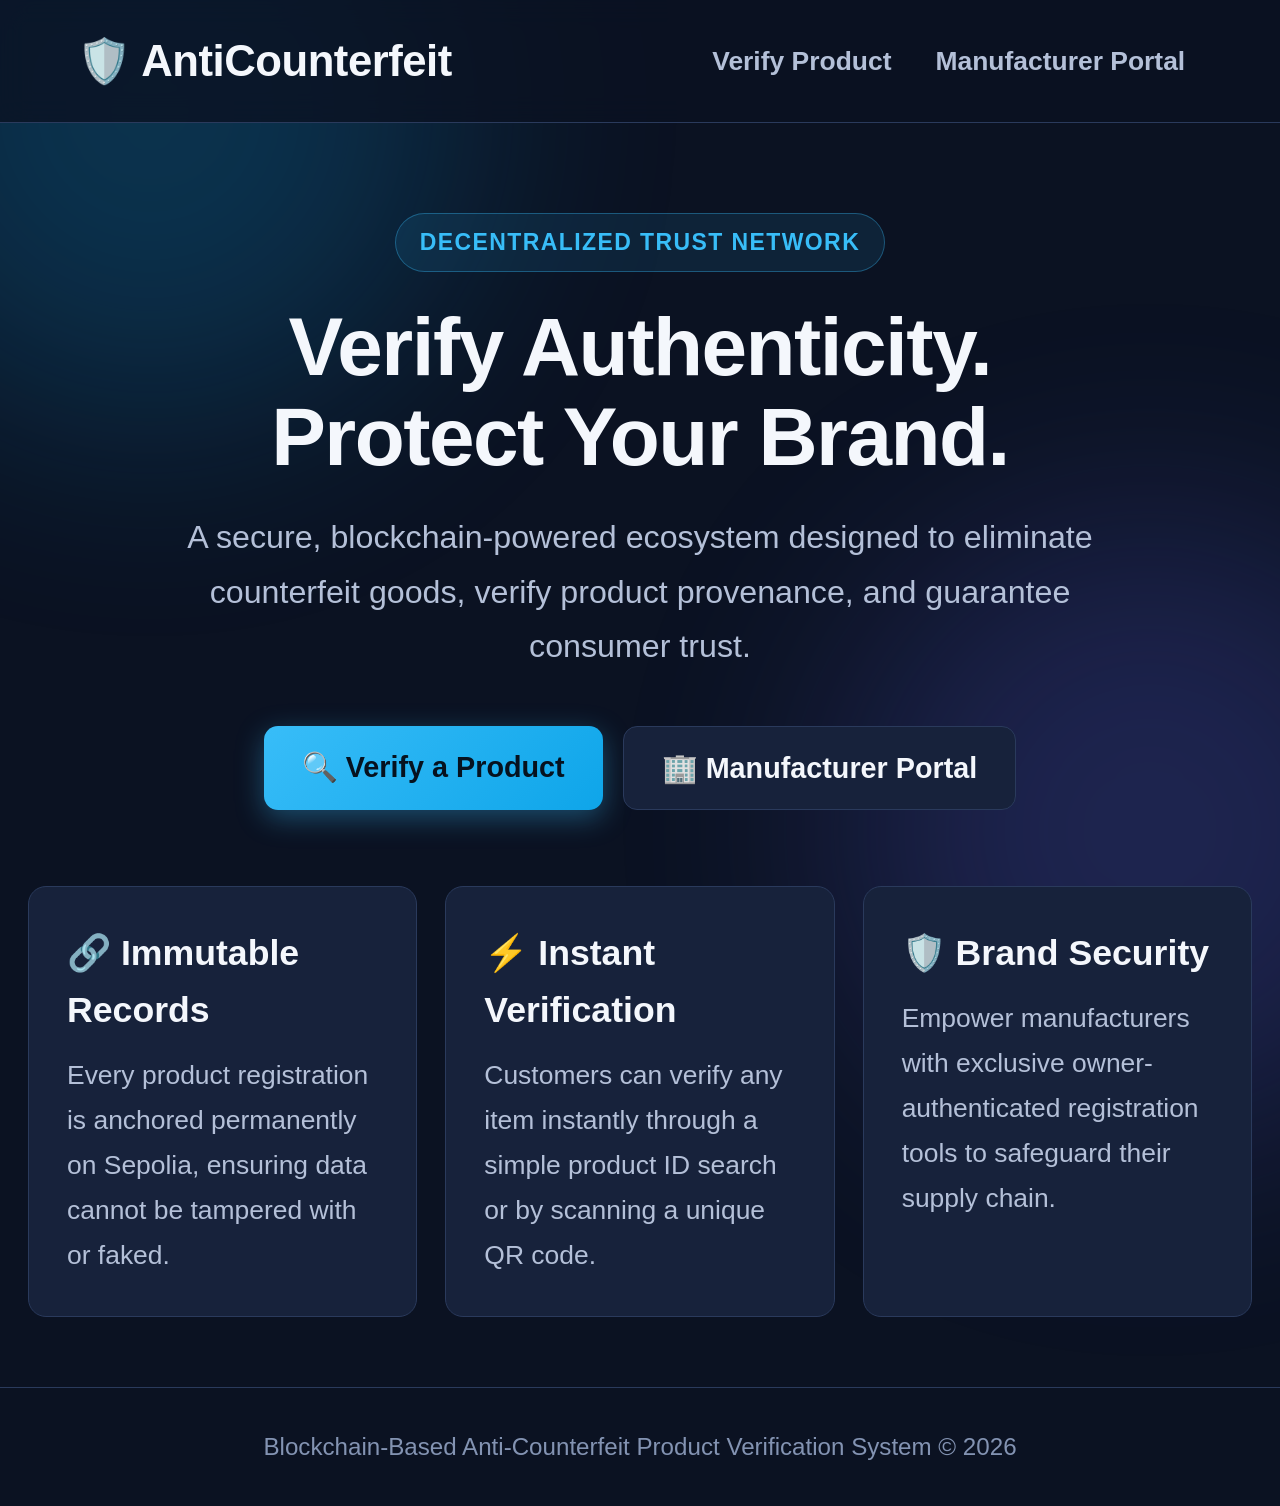
<file: frontend/index.html>
<!DOCTYPE html>
<html lang="en">
<head>
    <meta charset="UTF-8">
    <meta name="viewport" content="width=device-width, initial-scale=1.0">
    <title>AntiCounterfeit | Blockchain Product Verification</title>
    <link rel="stylesheet" href="style.css">
</head>
<body>

    <header class="navbar">
        <h2>🛡️ AntiCounterfeit</h2>
        <nav class="nav-links">
            <a href="verify.html">Verify Product</a>
            <a href="manufacturer.html">Manufacturer Portal</a>
        </nav>
    </header>

    <main class="hero">
        <span class="tagline">Decentralized Trust Network</span>
        <h1>Verify Authenticity. Protect Your Brand.</h1>
        <p class="description">
            A secure, blockchain-powered ecosystem designed to eliminate counterfeit goods, verify product provenance, and guarantee consumer trust.
        </p>

        <div class="actions">
            <a class="btn primary" href="verify.html">🔍 Verify a Product</a>
            <a class="btn secondary" href="manufacturer.html">🏢 Manufacturer Portal</a>
        </div>

        <div class="info-grid">
            <div class="info-card">
                <h3>🔗 Immutable Records</h3>
                <p>Every product registration is anchored permanently on Sepolia, ensuring data cannot be tampered with or faked.</p>
            </div>
            <div class="info-card">
                <h3>⚡ Instant Verification</h3>
                <p>Customers can verify any item instantly through a simple product ID search or by scanning a unique QR code.</p>
            </div>
            <div class="info-card">
                <h3>🛡️ Brand Security</h3>
                <p>Empower manufacturers with exclusive owner-authenticated registration tools to safeguard their supply chain.</p>
            </div>
        </div>
    </main>

    <footer>
        Blockchain-Based Anti-Counterfeit Product Verification System &copy; 2026
    </footer>

</body>
</html>
</file>
<file: frontend/style.css>
/* ==========================================================
   AntiCounterfeit — shared stylesheet (index / manufacturer / verify)
   Large type, dark professional theme, purposeful animation.
   ========================================================== */

:root {
    --bg: #0b1222;
    --bg-soft: #111a30;
    --surface: #17223b;
    --surface-2: #1d2a47;
    --border: #2a3a5c;
    --text: #f4f7fc;
    --text-soft: #b4c0d8;
    --text-mute: #8393b2;
    --accent: #38bdf8;
    --accent-strong: #0ea5e9;
    --good: #34d399;
    --bad: #f87171;
    --radius: 18px;
    --ease: cubic-bezier(.22, 1, .36, 1);
}

* { margin: 0; padding: 0; box-sizing: border-box; }

html { font-size: 23px; scroll-behavior: smooth; }

[hidden] { display: none !important; }

body {
    font-family: "Inter", -apple-system, BlinkMacSystemFont, "Segoe UI", Roboto, Helvetica, Arial, sans-serif;
    background: var(--bg);
    color: var(--text);
    min-height: 100vh;
    display: flex;
    flex-direction: column;
    line-height: 1.6;
    -webkit-font-smoothing: antialiased;
    position: relative;
    overflow-x: hidden;
}

/* Slow drifting glow behind the page */
body::before,
body::after {
    content: "";
    position: fixed;
    z-index: -1;
    width: 620px;
    height: 620px;
    border-radius: 50%;
    filter: blur(120px);
    opacity: .22;
    pointer-events: none;
}
body::before {
    background: #0ea5e9;
    top: -200px;
    left: -160px;
    animation: drift 18s ease-in-out infinite alternate;
}
body::after {
    background: #6366f1;
    bottom: -240px;
    right: -180px;
    animation: drift 22s ease-in-out infinite alternate-reverse;
}
@keyframes drift {
    from { transform: translate(0, 0) scale(1); }
    to   { transform: translate(90px, 60px) scale(1.15); }
}

/* ---------- Navbar ---------- */
.navbar {
    display: flex;
    justify-content: space-between;
    align-items: center;
    padding: 26px 6%;
    background: rgba(11, 18, 34, .8);
    backdrop-filter: blur(14px);
    -webkit-backdrop-filter: blur(14px);
    border-bottom: 1px solid var(--border);
    position: sticky;
    top: 0;
    z-index: 100;
    animation: slideDown .7s var(--ease) both;
}
@keyframes slideDown {
    from { opacity: 0; transform: translateY(-100%); }
    to   { opacity: 1; transform: none; }
}

.navbar h2 {
    font-size: 1.9rem;
    font-weight: 800;
    letter-spacing: -.5px;
    display: flex;
    align-items: center;
    gap: 12px;
}

.nav-links { display: flex; gap: 8px; }

.nav-links a {
    position: relative;
    color: var(--text-soft);
    text-decoration: none;
    font-size: 1.15rem;
    font-weight: 600;
    padding: 10px 18px;
    border-radius: 10px;
    transition: color .25s, background .25s;
}
.nav-links a::after {
    content: "";
    position: absolute;
    left: 18px; right: 18px; bottom: 4px;
    height: 2px;
    background: var(--accent);
    transform: scaleX(0);
    transform-origin: left;
    transition: transform .35s var(--ease);
}
.nav-links a:hover { color: var(--accent); background: rgba(56, 189, 248, .08); }
.nav-links a:hover::after { transform: scaleX(1); }

/* ---------- Hero ---------- */
.hero {
    flex: 1;
    width: 100%;
    max-width: 1440px;
    margin: 0 auto;
    padding: 90px 28px 70px;
    text-align: center;
    display: flex;
    flex-direction: column;
    align-items: center;
}

/* Form pages (manufacturer / verify) use a narrower column */
.hero:has(.form-card) { max-width: 960px; padding-top: 70px; }

.tagline {
    display: inline-block;
    background: rgba(56, 189, 248, .1);
    color: var(--accent);
    padding: 10px 24px;
    border: 1px solid rgba(56, 189, 248, .35);
    border-radius: 999px;
    font-size: 1rem;
    font-weight: 700;
    letter-spacing: 1.4px;
    text-transform: uppercase;
    margin-bottom: 30px;
    animation: fadeUp .8s var(--ease) .1s both, pulseRing 3.2s ease-out 1.2s infinite;
}
@keyframes pulseRing {
    0%   { box-shadow: 0 0 0 0 rgba(56, 189, 248, .4); }
    70%  { box-shadow: 0 0 0 16px rgba(56, 189, 248, 0); }
    100% { box-shadow: 0 0 0 0 rgba(56, 189, 248, 0); }
}

.hero h1 {
    font-size: clamp(2.8rem, 6.4vw, 5rem);
    font-weight: 900;
    line-height: 1.1;
    letter-spacing: -1.5px;
    max-width: 960px;
    margin-bottom: 28px;
    animation: fadeUp .9s var(--ease) .25s both;
}
.hero:has(.form-card) h1 { font-size: clamp(2.4rem, 5vw, 3.6rem); }

.description {
    font-size: 1.4rem;
    color: var(--text-soft);
    max-width: 920px;
    line-height: 1.7;
    margin-bottom: 52px;
    animation: fadeUp .9s var(--ease) .4s both;
}

@keyframes fadeUp {
    from { opacity: 0; transform: translateY(28px); }
    to   { opacity: 1; transform: none; }
}

/* ---------- Buttons ---------- */
.actions {
    display: flex;
    justify-content: center;
    gap: 20px;
    flex-wrap: wrap;
    margin-bottom: 76px;
    animation: fadeUp .9s var(--ease) .55s both;
}

.btn {
    position: relative;
    overflow: hidden;
    display: inline-block;
    padding: 18px 38px;
    border-radius: 14px;
    border: none;
    font-family: inherit;
    font-size: 1.25rem;
    font-weight: 700;
    text-decoration: none;
    cursor: pointer;
    transition: transform .25s var(--ease), box-shadow .25s, background-color .25s, opacity .2s;
}
.btn:hover { transform: translateY(-3px); }
.btn:active { transform: translateY(0) scale(.98); }
.btn:disabled { opacity: .6; cursor: not-allowed; transform: none; box-shadow: none; }

.btn.primary {
    background: linear-gradient(135deg, #38bdf8, #0ea5e9);
    color: #06121f;
    box-shadow: 0 8px 28px rgba(56, 189, 248, .35);
}
.btn.primary:hover { box-shadow: 0 12px 34px rgba(56, 189, 248, .5); }

/* light sweep across primary buttons on hover */
.btn.primary::before {
    content: "";
    position: absolute;
    top: 0; left: -120%;
    width: 60%; height: 100%;
    background: linear-gradient(100deg, transparent, rgba(255, 255, 255, .45), transparent);
    transform: skewX(-20deg);
}
.btn.primary:hover::before { left: 140%; transition: left .8s var(--ease); }

.btn.secondary {
    background: var(--surface);
    color: var(--text);
    border: 1px solid var(--border);
}
.btn.secondary:hover { background: var(--surface-2); border-color: var(--accent); }

.full-width { width: 100%; margin-top: 12px; }

/* ---------- Info cards ---------- */
.info-grid {
    display: grid;
    grid-template-columns: repeat(3, 1fr);
    gap: 28px;
    width: 100%;
    text-align: left;
}

.info-card {
    background: var(--surface);
    border: 1px solid var(--border);
    border-radius: var(--radius);
    padding: 38px;
    transition: transform .35s var(--ease), border-color .3s, box-shadow .35s;
    animation: fadeUp .9s var(--ease) both;
}
.info-grid .info-card:nth-child(1) { animation-delay: .7s; }
.info-grid .info-card:nth-child(2) { animation-delay: .85s; }
.info-grid .info-card:nth-child(3) { animation-delay: 1s; }

.info-grid .info-card:hover {
    transform: translateY(-8px);
    border-color: var(--accent);
    box-shadow: 0 18px 40px rgba(0, 0, 0, .4), 0 0 0 1px rgba(56, 189, 248, .25);
}

.info-card h3 { font-size: 1.55rem; margin-bottom: 14px; }
.info-card p { font-size: 1.15rem; color: var(--text-soft); line-height: 1.7; }

/* ---------- Form card ---------- */
.form-card {
    width: 100%;
    max-width: 840px;
    margin: 0 auto;
    padding: 52px;
    text-align: left;
    box-shadow: 0 24px 60px rgba(0, 0, 0, .4);
    animation: fadeUp .9s var(--ease) .55s both;
}

.form-card form { display: flex; flex-direction: column; gap: 6px; margin-top: 10px; }

.form-card label {
    display: block;
    font-size: 1.05rem;
    font-weight: 700;
    color: #d3dcee;
    margin: 10px 0 8px;
}

.form-card input {
    width: 100%;
    padding: 17px 20px;
    background: var(--bg);
    border: 1px solid var(--border);
    border-radius: 12px;
    color: var(--text);
    font-family: inherit;
    font-size: 1.15rem;
    outline: none;
    margin-bottom: 14px;
    transition: border-color .25s, box-shadow .25s, transform .25s var(--ease);
}
.form-card input::placeholder { color: var(--text-mute); }
.form-card input:focus {
    border-color: var(--accent);
    box-shadow: 0 0 0 5px rgba(56, 189, 248, .18);
    transform: translateY(-1px);
}
.form-card input[type="date"] { color-scheme: dark; }

/* Wallet button (manufacturer) */
#connectWallet {
    width: 100%;
    padding: 18px;
    background: transparent;
    color: var(--accent);
    border: 2px solid var(--accent);
    border-radius: 14px;
    font-size: 1.2rem;
}
#connectWallet:hover { background: rgba(56, 189, 248, .1); box-shadow: 0 0 24px rgba(56, 189, 248, .25); }

#walletStatus {
    text-align: center;
    font-weight: 600;
    color: var(--text-soft);
    margin: 14px 0 26px;
    padding-bottom: 22px;
    border-bottom: 1px solid var(--border);
}

/* ---------- Status text & spinner ---------- */
.status {
    color: var(--text-soft);
    font-size: 1.1rem;
    line-height: 1.7;
    margin-top: 20px;
    text-align: center;
    overflow-wrap: anywhere;
}
.status a { color: var(--accent); text-underline-offset: 3px; }

.spinner {
    display: inline-block;
    width: 18px; height: 18px;
    margin-right: 10px;
    border: 3px solid rgba(255, 255, 255, .35);
    border-top-color: #fff;
    border-radius: 50%;
    vertical-align: -3px;
    animation: spin .8s linear infinite;
}
@keyframes spin { to { transform: rotate(360deg); } }

/* ---------- QR box ---------- */
#qrBox {
    margin-top: 34px;
    padding: 32px;
    background: var(--bg);
    border: 1px dashed var(--border);
    border-radius: 16px;
    text-align: center;
    animation: popIn .6s var(--ease) both;
}
#qrcode {
    display: inline-block;
    padding: 16px;
    background: #fff;
    border-radius: 14px;
    box-shadow: 0 10px 30px rgba(0, 0, 0, .4);
}
#qrcode img, #qrcode canvas { display: block; margin: 0 auto; }
#qrBox canvas, #qrBox img { max-width: 100%; }

.qr-buttons { display: flex; gap: 14px; justify-content: center; flex-wrap: wrap; margin-top: 24px; }
.qr-buttons button { flex: 1; min-width: 150px; padding: 15px 22px; font-size: 1.1rem; }

#downloadQr { background: var(--accent); color: #06121f; border: none; }
#downloadQr:hover { background: var(--accent-strong); }
#copyLink { background: var(--surface-2); color: var(--text); border: 1px solid var(--border); }
#copyLink:hover { background: #26375c; }

/* ---------- Verification result ---------- */
#productResult {
    margin-top: 30px;
    padding: 28px;
    border-radius: 16px;
    background: var(--bg);
    border: 1px solid var(--border);
    animation: popIn .6s var(--ease) both;
}
#productResult.genuine {
    border-color: var(--good);
    background: rgba(52, 211, 153, .07);
    box-shadow: 0 0 40px rgba(52, 211, 153, .15);
}
#productResult.fake {
    border-color: var(--bad);
    background: rgba(248, 113, 113, .07);
    box-shadow: 0 0 40px rgba(248, 113, 113, .15);
    animation: popIn .6s var(--ease) both, shake .5s .5s;
}

#resultHeading { font-size: 1.7rem; font-weight: 800; margin-bottom: 14px; }
#productResult.genuine #resultHeading { color: var(--good); }
#productResult.fake #resultHeading { color: var(--bad); }

#resultDetails {
    text-align: left;
    color: #d3dcee;
    font-size: 1.15rem;
    line-height: 1.9;
    margin-top: 6px;
}

@keyframes popIn {
    from { opacity: 0; transform: translateY(16px) scale(.96); }
    to   { opacity: 1; transform: none; }
}
@keyframes shake {
    0%, 100% { transform: translateX(0); }
    20%, 60% { transform: translateX(-8px); }
    40%, 80% { transform: translateX(8px); }
}

/* ---------- Footer ---------- */
footer {
    text-align: center;
    padding: 36px 20px;
    color: var(--text-mute);
    font-size: 1.05rem;
    line-height: 1.9;
    border-top: 1px solid var(--border);
    background: var(--bg);
}
footer a { color: var(--accent); text-decoration: none; }
footer a:hover { text-decoration: underline; }

/* ---------- Keyboard focus ---------- */
a:focus-visible, button:focus-visible {
    outline: 3px solid var(--accent);
    outline-offset: 3px;
}

/* ---------- Responsive ---------- */
@media (max-width: 960px) {
    .info-grid { grid-template-columns: 1fr; }
}

@media (max-width: 650px) {
    html { font-size: 19px; }
    .navbar { padding: 18px 5%; flex-wrap: wrap; gap: 10px; }
    .navbar h2 { font-size: 1.6rem; }
    .hero { padding: 50px 18px 50px; }
    .form-card { padding: 28px 22px; }
    .actions { flex-direction: column; width: 100%; }
    .btn { width: 100%; text-align: center; }
    .info-card { padding: 28px; }
}

/* ---------- Respect reduced-motion settings ---------- */
@media (prefers-reduced-motion: reduce) {
    *, *::before, *::after {
        animation-duration: .01ms !important;
        animation-delay: 0s !important;
        animation-iteration-count: 1 !important;
        transition-duration: .01ms !important;
    }
}
</file>
